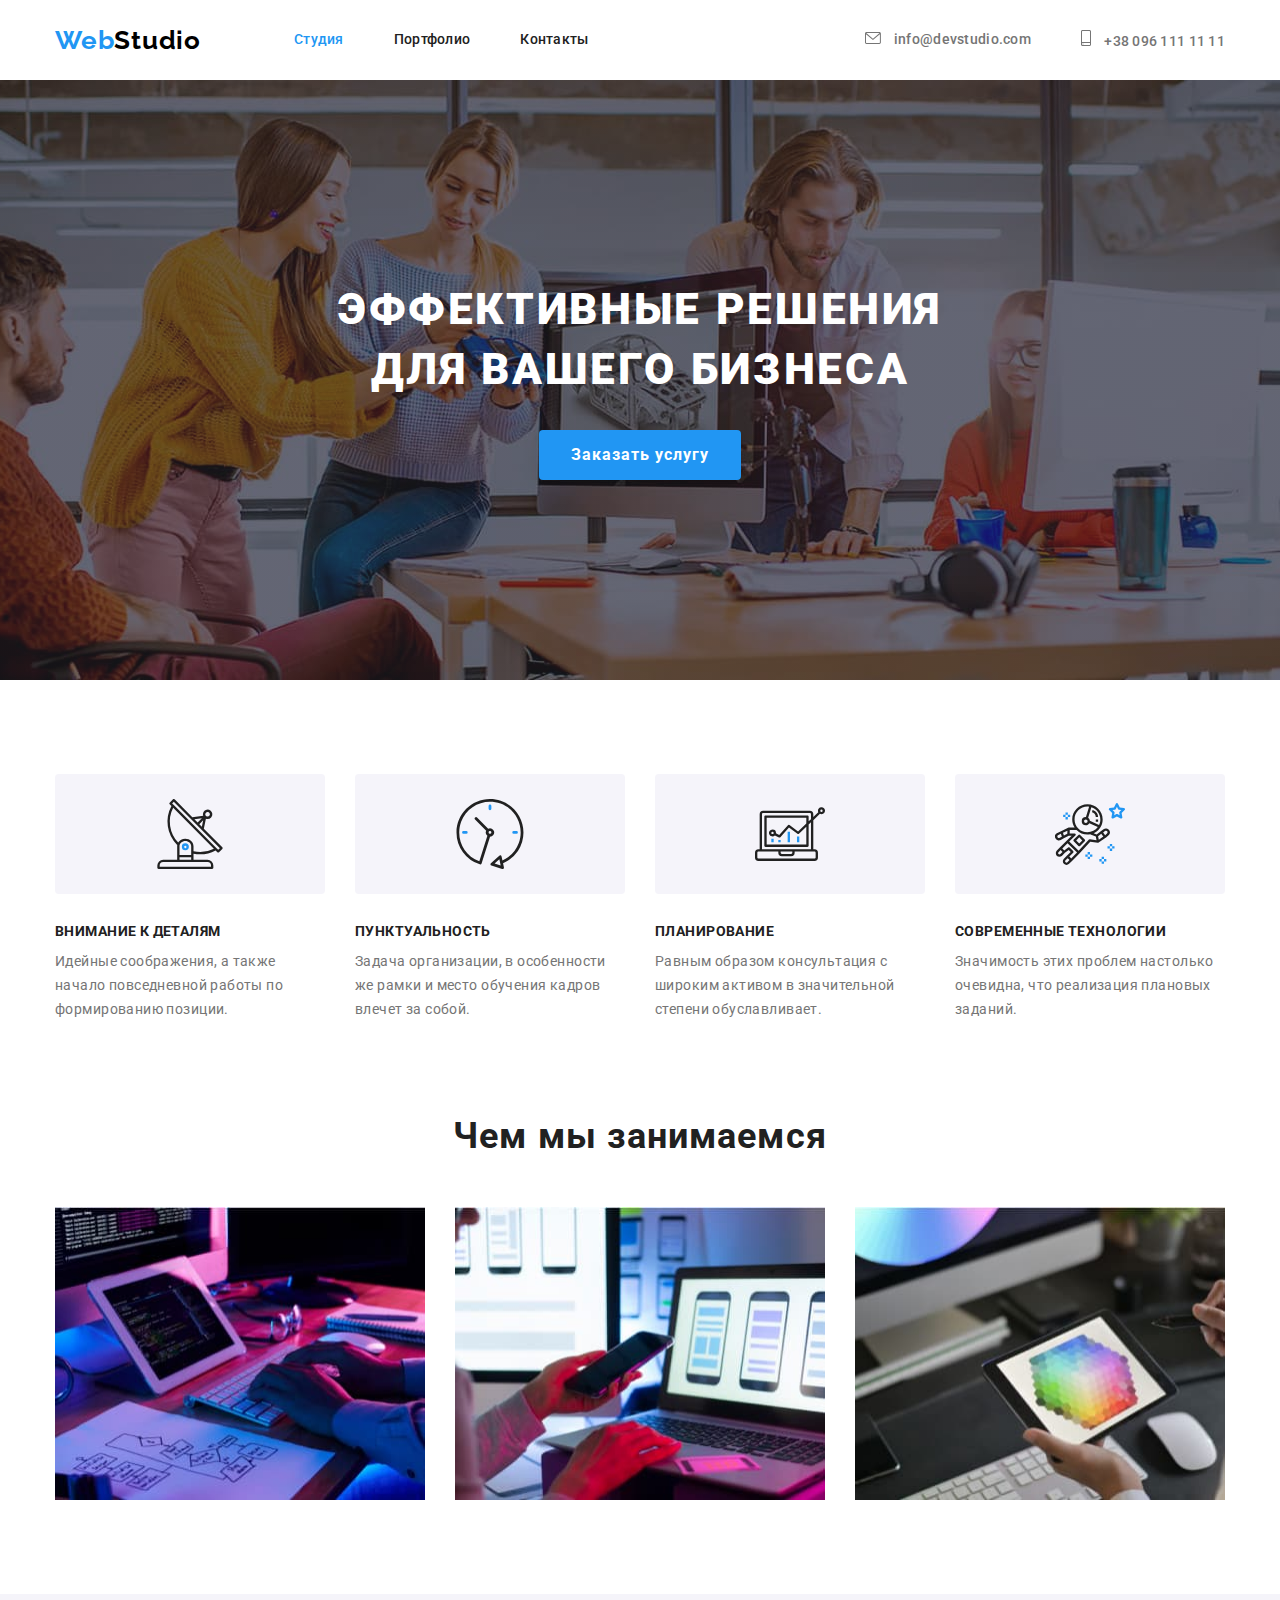
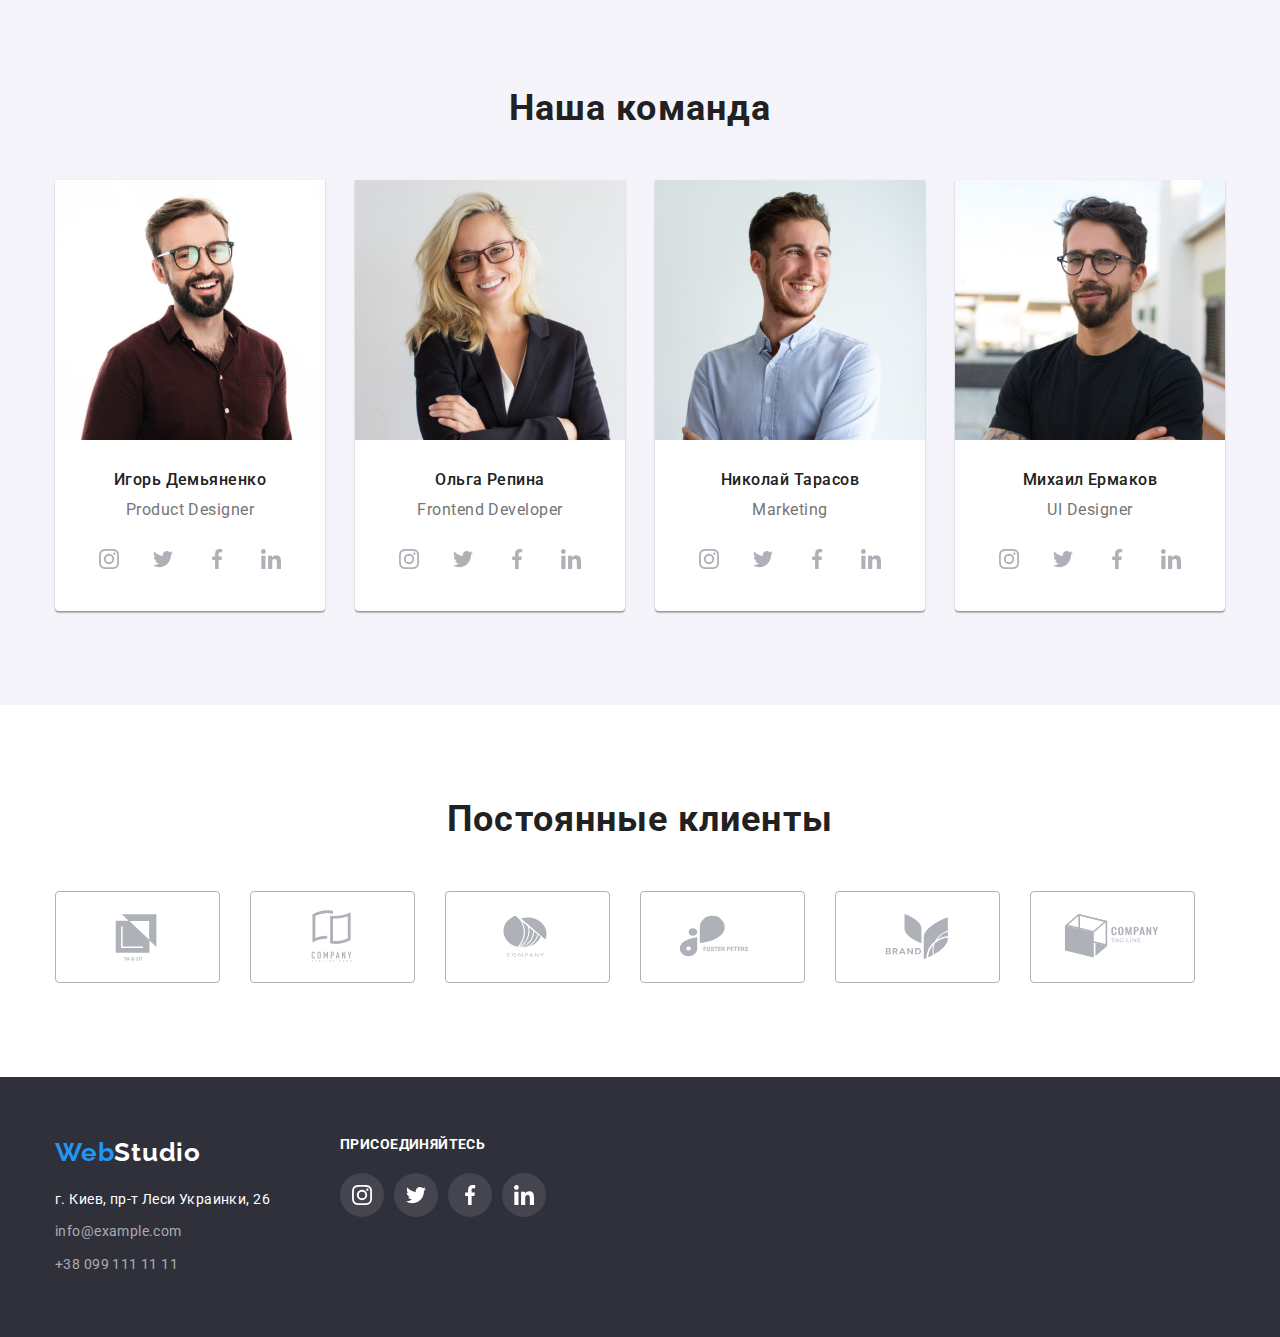
<file: index.html>
<!DOCTYPE html>
<html lang="ru">
<head>
    <meta charset="UTF-8">
    <meta http-equiv="X-UA-Compatible" content="IE=edge">
    <meta name="viewport" content="width=device-width, initial-scale=1.0">
    <title>Главная</title>
    <link rel="preconnect" href="https://fonts.gstatic.com">
    <link href="https://fonts.googleapis.com/css2?family=Raleway:wght@700&family=Roboto:wght@400;500;700;900&display=swap"
        rel="stylesheet">
    <link rel="stylesheet" href="https://cdnjs.cloudflare.com/ajax/libs/modern-normalize/1.0.0/modern-normalize.min.css">
    <link rel="stylesheet" href="css/styles.css">
</head>
<body class="page">

    <!-- Шапка -->

    <header>
        <div class="container main-header">
           <nav class="main-header">
               <a href="index.html" class="logo-header">
                   <span class="web">Web</span>Studio
               </a>

                <ul class="site-nav">
                        <li class="item"><a href="index.html" class="links">Студия</a></li>
                   <li class="item"><a href="portfolio.html" class="link">Портфолио</a></li>
                   <li class="item"><a href="" class="link">Контакты</a></li>
                </ul>
            </nav>
           <ul class="site-contact">
               <li class="item">
                   <a href="info@devstudio.com" class="link"> 
                       <svg class="site-contact-icon" width="16" height="12">
                           <use href='./imges/sprite.svg#icon-envelope'></use>
                        </svg>
                        info@devstudio.com</a>
                </li>
               <li class="item">
                    <a href="+380961111111" class="link">
                    <svg class="site-contact-icon" width="10" height="16">
                        <use href='./imges/sprite.svg#icon-smartphone'></use>
                    </svg>
                    +38 096 111 11 11</a>
                </li>
           </ul>
        </div>
    </header>

    <!-- Герой -->

<main>

    <section class="hero">
        <h1 class="hero-title">Эффективные решения <br/>для вашего бизнеса</h1>
        <button type="button" class="button">Заказать услугу</button>
    </section>
    

    <!-- Особенности -->

    <section class="section-features">
        <div class="container">
            <ul class="features">
                <li class="item">
                    <h3 class="title">Внимание к деталям</h3>
                    <p class="text">Идейные соображения, а также начало повседневной работы по формированию позиции.</p>
                </li>

                <li class="item">
                    <h3 class="title">Пунктуальность</h3>
                    <p class="text">Задача организации, в особенности же рамки и место обучения кадров влечет за собой.</p>
                </li>

                <li class="item">
                    <h3 class="title">Планирование</h3>
                    <p class="text">Равным образом консультация с широким активом в значительной степени обуславливает.</p>
                </li>

                <li class="item">
                    <h3 class="title">Современные технологии</h3>
                    <p class="text">Значимость этих проблем настолько очевидна, что реализация плановых заданий.</p>
                </li>
            </ul>
        </div>
    </section>

    <!-- Чем мы занимаемся -->

    <section class="work">
        <div class="container">
            <h2 class="title">Чем мы занимаемся</h2>
            <ul class="work-imeges">
                <li class="item">
                    <img src="imges/disain1.jpg" alt="дизайн" width="370" height="293">
                </li>
                <li class="item">
                    <img src="imges/disain2.jpg" alt="дизайн" width="370" height="293">
                </li>
                <li class="item">
                    <img src="imges/disain3.jpg" alt="дизайн" width="370" height="293">
                </li>
            </ul>
        </div>
    </section>

    <!-- Наша команда -->

    <section class="ourteam">
        <div class="container">
            <h2 class="comanda-title">Наша команда</h2>
            <ul class="comanda">
                <li class="item">
                    <article class="card">
                        <div class="card-thumb">
                            <img src="imges/Igor-Demyanenko.jpg" alt="Игорь Демьяненко" width="270" height="260">
                        </div>
                        <div class="card-content">
                            <h3 class="title">Игорь Демьяненко</h3>
                            <p class="text" lang="en">Product Designer</p>
                            <ul class="social-list">
                                <li class="social-list-item">
                                    <a href="" class="social-list-link">
                                        <svg class="social-list-icon">
                                            <use href="./imges/sprite.svg#icon-instagram"></use>
                                        </svg>
                                    </a>
                                </li>
                                <li class="social-list-item">
                                    <a href="" class="social-list-link">
                                        <svg class="social-list-icon">
                                            <use href="./imges/sprite.svg#icon-twitter"></use>
                                        </svg>
                                    </a>
                                </li>
                                <li class="social-list-item">
                                    <a href="" class="social-list-link">
                                        <svg class="social-list-icon">
                                            <use href="./imges/sprite.svg#icon-facebook"></use>
                                        </svg>
                                    </a>
                                </li>
                                <li class="social-list-item">
                                    <a href="" class="social-list-link">
                                        <svg class="social-list-icon">
                                            <use href="./imges/sprite.svg#icon-linkedin"></use>
                                        </svg>
                                    </a>
                                </li>
                            </ul>
                        </div>
                    </article>
                </li>
                <li class="item">
                    <article class="card">
                        <div class="card-thumb">
                             <img src="imges/Olga-Repina.jpg" alt="Ольга Репина" width="270" height="260">
                        </div>
                        <div class="card-content">
                            <h3 class="title">Ольга Репина</h3>
                            <p class="text" lang="en">Frontend Developer</p>
                        <ul class="social-list">
                            <li class="social-list-item">
                                <a href="" class="social-list-link">
                                    <svg class="social-list-icon">
                                        <use href="./imges/sprite.svg#icon-instagram"></use>
                                    </svg>
                                </a>
                            </li>
                            <li class="social-list-item">
                                <a href="" class="social-list-link">
                                    <svg class="social-list-icon">
                                        <use href="./imges/sprite.svg#icon-twitter"></use>
                                    </svg>
                                </a>
                            </li>
                            <li class="social-list-item">
                                <a href="" class="social-list-link">
                                    <svg class="social-list-icon">
                                        <use href="./imges/sprite.svg#icon-facebook"></use>
                                    </svg>
                                </a>
                            </li>
                            <li class="social-list-item">
                                <a href="" class="social-list-link">
                                    <svg class="social-list-icon">
                                        <use href="./imges/sprite.svg#icon-linkedin"></use>
                                    </svg>
                                </a>
                            </li>
                        </ul>
                        </div>
                    </article>
                </li>
                <li class="item">
                    <article class="card">
                        <div class="card-thumb">
                             <img src="imges/Nikolai-Tarasov.jpg" alt="Николай Тарасов" width="270" height="260">
                        </div>
                        <div class="card-content">
                            <h3 class="title">Николай Тарасов</h3>
                            <p class="text" lang="en">Marketing</p>
                            <ul class="social-list">
                                <li class="social-list-item">
                                    <a href="" class="social-list-link">
                                        <svg class="social-list-icon">
                                            <use href="./imges/sprite.svg#icon-instagram"></use>
                                        </svg>
                                    </a>
                                </li>
                                <li class="social-list-item">
                                    <a href="" class="social-list-link">
                                        <svg class="social-list-icon">
                                            <use href="./imges/sprite.svg#icon-twitter"></use>
                                        </svg>
                                    </a>
                                </li>
                                <li class="social-list-item">
                                    <a href="" class="social-list-link">
                                        <svg class="social-list-icon">
                                            <use href="./imges/sprite.svg#icon-facebook"></use>
                                        </svg>
                                    </a>
                                </li>
                                <li class="social-list-item">
                                    <a href="" class="social-list-link">
                                        <svg class="social-list-icon">
                                            <use href="./imges/sprite.svg#icon-linkedin"></use>
                                        </svg>
                                    </a>
                                </li>
                            </ul>
                        </div>
                    </article>
                </li>
                <li class="item">
                    <article class="card">
                        <div class="card-thumb">  
                            <img src="imges/Mihail-Ermakov.jpg" alt="Михаил Ермаков" width="270" height="260">
                        </div>
                        <div class="card-content">
                            <h3 class="title">Михаил Ермаков</h3>
                            <p class="text" lang="en">UI Designer</p>
                            <ul class="social-list">
                                <li class="social-list-item">
                                    <a href="" class="social-list-link">
                                        <svg class="social-list-icon">
                                            <use href="./imges/sprite.svg#icon-instagram"></use>
                                        </svg>
                                    </a>
                                </li>
                                <li class="social-list-item">
                                    <a href="" class="social-list-link">
                                        <svg class="social-list-icon">
                                            <use href="./imges/sprite.svg#icon-twitter"></use>
                                        </svg>
                                    </a>
                                </li>
                                <li class="social-list-item">
                                    <a href="" class="social-list-link">
                                        <svg class="social-list-icon">
                                            <use href="./imges/sprite.svg#icon-facebook"></use>
                                        </svg>
                                    </a>
                                </li>
                                <li class="social-list-item">
                                    <a href="" class="social-list-link">
                                        <svg class="social-list-icon">
                                            <use href="./imges/sprite.svg#icon-linkedin"></use>
                                        </svg>
                                    </a>
                                </li>
                            </ul>
                        </div>
                    </article>
                </li>
            </ul>
        </div>
    </section>

<!-- Постоянные клиенты -->

    <section class="regular-customers">
        <div class="container">
            <h2 class="comanda-title">Постоянные клиенты</h2>
            <ul class="regular-customers-block">
                <li class="item">
                    <a class="link" href="">
                        <svg class="regular-customers-block-icon" width="106" height="60">
                            <use href='./imges/sprite.svg#icon-Logo1'></use>
                        </svg>
                    </a>
                </li>
                <li class="item">
                    <a class="link" href="">
                        <svg class="regular-customers-block-icon" width="106" height="60">
                            <use href='./imges/sprite.svg#icon-Logo2'></use>
                        </svg>
                    </a>
                </li>
                <li class="item">
                    <a class="link" href="">
                        <svg class="regular-customers-block-icon" width="106" height="60">
                            <use href='./imges/sprite.svg#icon-Logo3'></use>
                        </svg>
                    </a>
                </li>
                <li class="item">
                    <a class="link" href="">
                        <svg class="regular-customers-block-icon" width="106" height="60">
                            <use href='./imges/sprite.svg#icon-Logo4'></use>
                        </svg>
                    </a>
                </li>
                <li class="item">
                    <a class="link" href="">
                        <svg class="regular-customers-block-icon" width="106" height="60">
                            <use href='./imges/sprite.svg#icon-Logo5'></use>
                        </svg>
                    </a>
                </li>
                <li class="item">
                    <a class="link" href="">
                        <svg class="regular-customers-block-icon" width="106" height="60">
                            <use href='./imges/sprite.svg#icon-Logo6'></use>
                        </svg>
                    </a>
                </li>
            </ul>
        </div>
    </section>
</main>

    <!-- Подвал -->

    <footer class="footer">
        <div class="container footer-container">
            <div>
                <a href="index.html" class="logo-footer">
                    <span class="web">Web</span>Studio
                </a>
                <address class="address">
                        г. Киев, пр-т Леси Украинки, 26
                </address>
                <address class="footer-contact">
                        <a href="info@example.com" class="contact email">info@example.com</a>
                        <a href="+380991111111" class="contact">+38 099 111 11 11</a>
                </address> 
            </div>
            <div class="footer-social">
                <h2 class="footer-title">Присоединяйтесь</h2> 
                 <ul class="footer-social-list">
                    <li class="footer-social-list-item">
                        <a href="" class="footer-social-list-link">
                            <svg class="footer-social-list-icon">
                                <use href="./imges/sprite.svg#icon-instagram"></use>
                            </svg>
                        </a>
                    </li>
                    <li class="footer-social-list-item">
                        <a href="" class="footer-social-list-link">
                            <svg class="footer-social-list-icon">
                                <use href="./imges/sprite.svg#icon-twitter"></use>
                            </svg>
                        </a>
                    </li>
                    <li class="footer-social-list-item">
                        <a href="" class="footer-social-list-link">
                            <svg class="footer-social-list-icon">
                                <use href="./imges/sprite.svg#icon-facebook"></use>
                            </svg>
                        </a>
                    </li>
                    <li class="footer-social-list-item">
                        <a href="" class="footer-social-list-link">
                            <svg class="footer-social-list-icon">
                                <use href="./imges/sprite.svg#icon-linkedin"></use>
                            </svg>
                        </a>
                    </li>
                </ul>
            </div>
        </div>
        
    </footer>

</body>
</html>
</file>
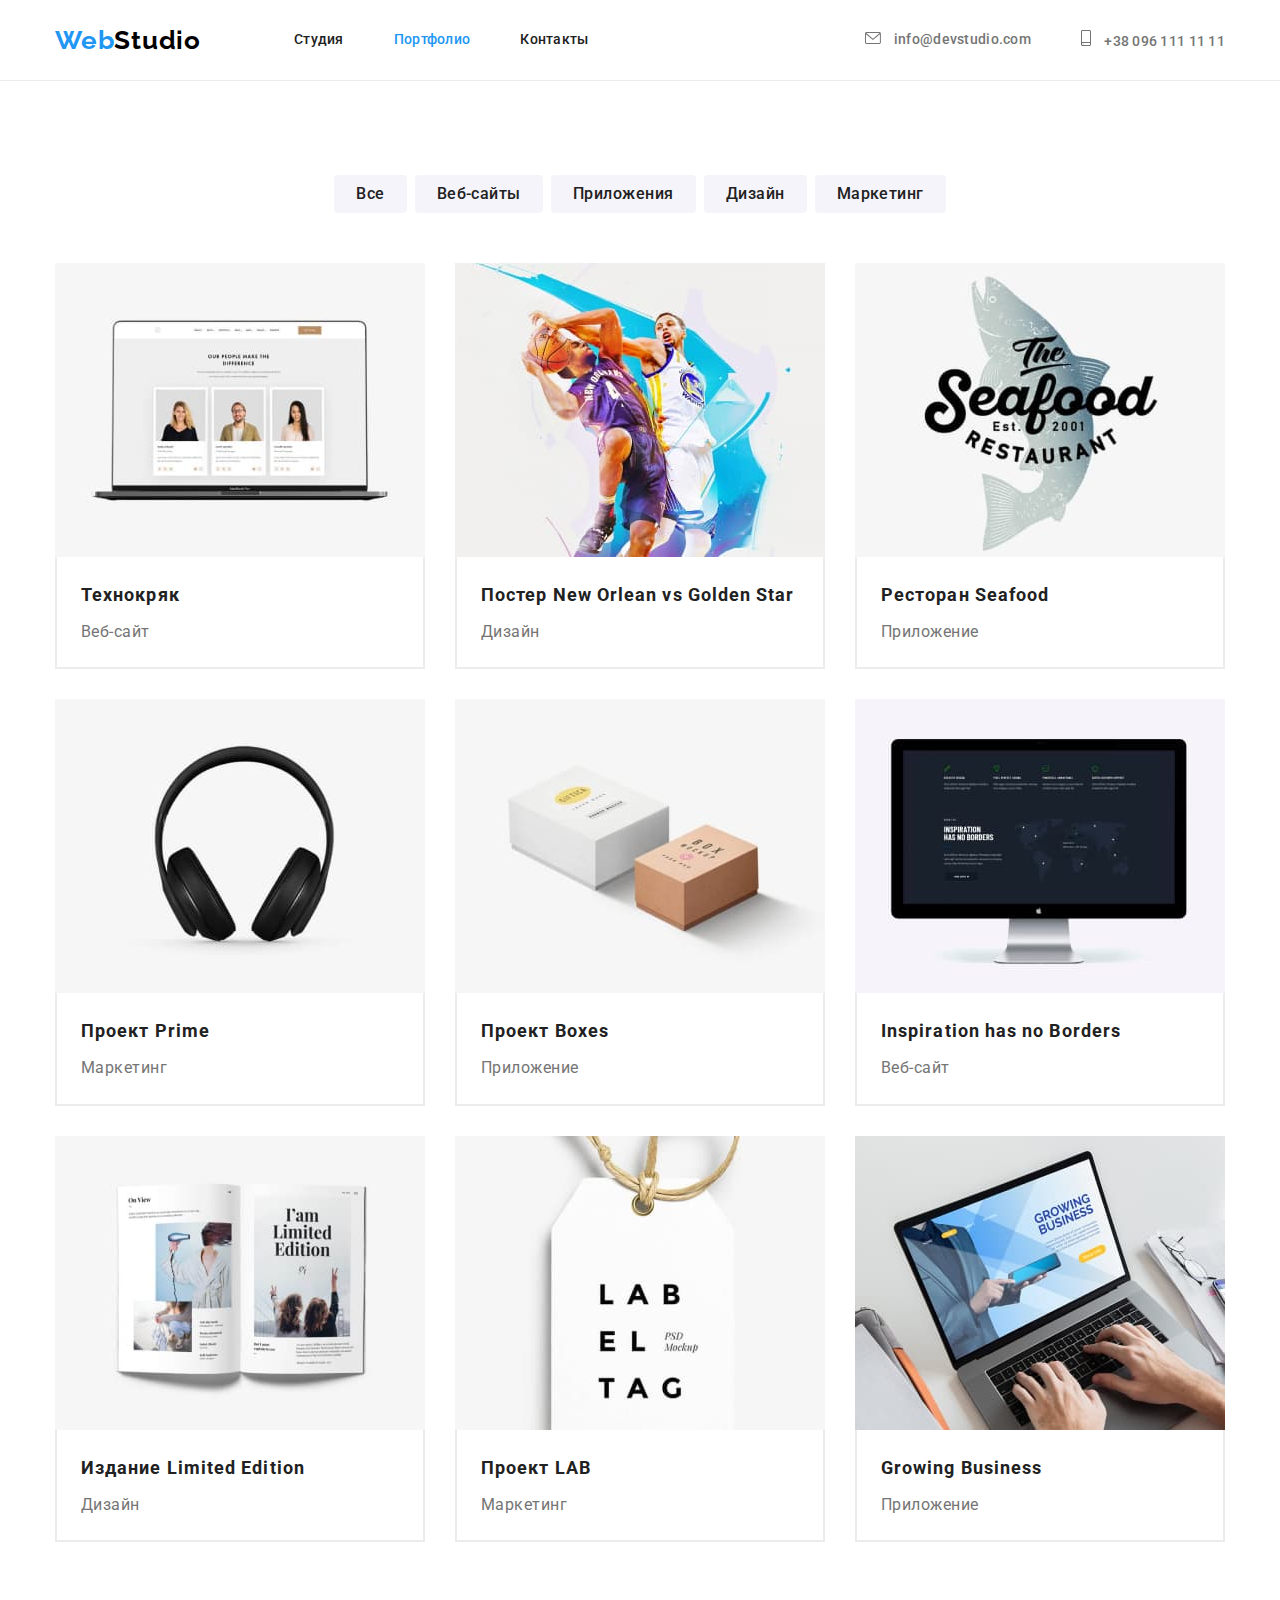
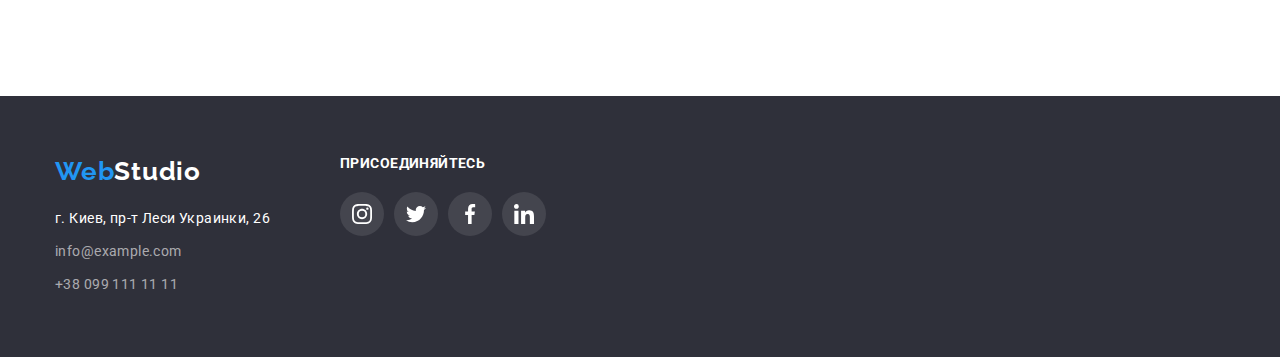
<file: portfolio.html>
<!DOCTYPE html>
<html lang="ru">

<head>
    <meta charset="UTF-8">
    <meta http-equiv="X-UA-Compatible" content="IE=edge">
    <meta name="viewport" content="width=device-width, initial-scale=1.0">
    <title>Портфолио</title>
    <link rel="preconnect" href="https://fonts.gstatic.com">
    <link
        href="https://fonts.googleapis.com/css2?family=Raleway:wght@700&family=Roboto:wght@400;500;700;900&display=swap"
        rel="stylesheet">
    <link rel="stylesheet" href="https://cdnjs.cloudflare.com/ajax/libs/modern-normalize/1.0.0/modern-normalize.min.css">
    <link rel="stylesheet" href="css/styles.css">
</head>

<body class="page">

    <!-- Шапка -->

    <header class="line-header">
        <div class="container main-header">
            <nav class="main-header">
                <a href="index.html" class="logo-header">
                    <span class="web">Web</span>Studio
                </a>

                <ul class="site-nav">
                    <li class="item"><a href="index.html" class="link">Студия</a></li>
                    <li class="item"><a href="portfolio.html" class="links">Портфолио</a></li>
                    <li class="item"><a href="" class="link">Контакты</a></li>
                </ul>
            </nav>
            <ul class="site-contact">
                <li class="item">
                    <a href="info@devstudio.com" class="link">
                        <svg class="site-contact-icon" width="16" height="12">
                            <use href='./imges/sprite.svg#icon-envelope'></use>
                        </svg>
                        info@devstudio.com</a>
                </li>
                <li class="item">
                    <a href="+380961111111" class="link">
                        <svg class="site-contact-icon" width="10" height="16">
                            <use href='./imges/sprite.svg#icon-smartphone'></use>
                        </svg>
                        +38 096 111 11 11</a>
                </li>
            </ul>
        </div>
    </header>
    
 <main>

    <!-- Фильтры -->

    <section class="portfolio">
        <div class="container">
            <ul class="filtrs">
                <li class="item"><button type="button" class="button-filtr">Все</button></li>
                <li class="item"><button type="button" class="button-filtr">Веб-сайты</button></li>
                <li class="item"><button type="button" class="button-filtr">Приложения</button></li>
                <li class="item"><button type="button" class="button-filtr">Дизайн</button></li>
                <li class="item"><button type="button" class="button-filtr">Маркетинг</button></li>
            </ul>

            <!-- Проекты -->

        
            <ul class="project">
                <li class="item">
                        <article class="card-portfolio">
                            <div class="portfolio-thumb">
                                <img src="imges/portfolio1.jpg" alt="Веб-сайт" width="370" height="294">
                            </div>
                            <div class="portfolio-content">
                                <h2 class="title">Технокряк</h2>
                                <p class="text">Веб-сайт</p>
                            </div>
                        </article>
                </li>
                <li class="item">
                    <article class="card-portfolio">
                        <div class="portfolio-thumb">
                            <img src="imges/portfolio2.jpg" alt="Дизайн" width="370" height="294">
                        </div>
                        <div class="portfolio-content">
                            <h2 class="title">Постер New Orlean vs Golden Star</h2>
                            <p class="text">Дизайн</p>
                        </div>
                    </article>
                </li>
                <li class="item">
                    <article class="card-portfolio">
                        <div class="portfolio-thumb">
                            <img src="imges/portfolio3.jpg" alt="Приложение" width="370" height="294">
                        </div>
                        <div class="portfolio-content">
                            <h2 class="title">Ресторан Seafood</h2>
                            <p class="text">Приложение</p>
                        </div>
                    </article>
                </li>
                <li class="item">
                    <article class="card-portfolio">
                        <div class="portfolio-thumb">
                            <img src="imges/portfolio4.jpg" alt="Маркетинг" width="370" height="294">
                        </div>
                        <div class="portfolio-content">
                            <h2 class="title">Проект Prime</h2>
                            <p class="text">Маркетинг</p>
                        </div>
                    </article>
                </li>
                <li class="item">
                    <article class="card-portfolio">
                        <div class="portfolio-thumb">
                            <img src="imges/portfolio5.jpg" alt="Приложение" width="370" height="294">
                        </div>
                        <div class="portfolio-content">
                            <h2 class="title">Проект Boxes</h2>
                            <p class="text">Приложение</p>
                        </div>
                    </article>
                </li>
                <li class="item">
                    <article class="card-portfolio">
                        <div class="portfolio-thumb">
                            <img src="imges/portfolio6.jpg" alt="Веб-сайт" width="370" height="294">
                        </div>
                        <div class="portfolio-content">
                            <h2 class="title">Inspiration has no Borders</h2>
                            <p class="text">Веб-сайт</p>
                        </div>
                    </article>
                </li>
                <li class="item">
                    <article class="card-portfolio">
                        <div class="portfolio-thumb">
                            <img src="imges/portfolio7.jpg" alt="Дизайн" width="370" height="294">
                        </div>
                        <div class="portfolio-content">
                            <h2 class="title">Издание Limited Edition</h2>
                            <p class="text">Дизайн</p>
                        </div>
                    </article>
                </li>
                <li class="item">
                    <article class="card-portfolio">
                        <div class="portfolio-thumb">
                            <img src="imges/portfolio8.jpg" alt="Маркетинг" width="370" height="294">
                        </div>
                        <div class="portfolio-content">
                            <h2 class="title">Проект LAB</h2>
                            <p class="text">Маркетинг</p>
                        </div>
                    </article>
                </li>
                <li class="item">
                    <article class="card-portfolio">
                        <div class="portfolio-thumb">
                            <img src="imges/portfolio9.jpg" alt="Приложение" width="370" height="294">
                        </div>
                        <div class="portfolio-content">
                            <h2 class="title">Growing Business</h2>
                            <p class="text">Приложение</p>
                        </div>
                    </article>
                </li>
            </ul>
        </div>
    </section>
 </main>   

    <!-- Подвал -->

    <footer class="footer">
        <div class="container footer-container">
            <div>
                <a href="index.html" class="logo-footer">
                    <span class="web">Web</span>Studio
                </a>
                <address class="address">
                    г. Киев, пр-т Леси Украинки, 26
                </address>
                <address class="footer-contact">
                    <a href="info@example.com" class="contact email">info@example.com</a>
                    <a href="+380991111111" class="contact">+38 099 111 11 11</a>
                </address>
            </div>
            <div class="footer-social">
                <h2 class="footer-title">Присоединяйтесь</h2>
                <ul class="footer-social-list">
                    <li class="footer-social-list-item">
                        <a href="" class="footer-social-list-link">
                            <svg class="footer-social-list-icon">
                                <use href="./imges/sprite.svg#icon-instagram"></use>
                            </svg>
                        </a>
                    </li>
                    <li class="footer-social-list-item">
                        <a href="" class="footer-social-list-link">
                            <svg class="footer-social-list-icon">
                                <use href="./imges/sprite.svg#icon-twitter"></use>
                            </svg>
                        </a>
                    </li>
                    <li class="footer-social-list-item">
                        <a href="" class="footer-social-list-link">
                            <svg class="footer-social-list-icon">
                                <use href="./imges/sprite.svg#icon-facebook"></use>
                            </svg>
                        </a>
                    </li>
                    <li class="footer-social-list-item">
                        <a href="" class="footer-social-list-link">
                            <svg class="footer-social-list-icon">
                                <use href="./imges/sprite.svg#icon-linkedin"></use>
                            </svg>
                        </a>
                    </li>
                </ul>
            </div>
        </div>
    
    </footer>

</body>
</html>
</file>
<file: css/styles.css>
/* Шрифты 
Roboto 500, 900, 700, 400, Raleway 700*/

/* Ширина сетки 1170 */

.page {
  background-color: #ffffff;
  color: #212121;
  font-family: Roboto, sans-serif;
}

ul {
  list-style: none;
}

.container {
  margin-left: auto;
  margin-right: auto;
  padding-left: 15px;
  padding-right: 15px;
  width: 1200px;
}

img {
  display: block;
  max-width: 100%;
}

h1,
h2,
h3,
h4,
h5,
h6,
p {
  margin-top: 0;
  margin-bottom: 0;
}

ul,
ol {
  margin-top: 0;
  margin-bottom: 0;
  padding-left: 0;
}

/* Шапка */

.main-header {
  display: flex;
  align-items: center;
}

.line-header {
  border-bottom: 1px solid #ececec;
}

.logo-header {
  color: #000000;
  text-decoration: none;
  font-family: Raleway;
  font-style: normal;
  font-weight: 700;
  font-size: 26px;
  line-height: 1.19;
  letter-spacing: 0.03em;
}

.web {
  color: #2196f3;
}

.site-nav {
  padding: 0;
  margin-left: 93px;
  margin-top: 0;
  margin-bottom: 0;
  display: flex;
}

.site-nav .item {
  margin-right: 50px;
}

.site-nav .item:last-child {
  margin-right: 0;
}

.site-contact {
  display: flex;
  padding: 0;
  margin-left: auto;
}

.site-nav .link {
  text-decoration: none;
  color: #212121;
  font-weight: 500;
  font-size: 14px;
  line-height: 1.14;
  letter-spacing: 0.02em;
  display: block;
  padding-top: 32px;
  padding-bottom: 32px;
}

.site-nav .links {
  text-decoration: none;
  color: #2196f3;
  font-weight: 500;
  font-size: 14px;
  line-height: 1.14;
  letter-spacing: 0.02em;
  display: block;
  padding-top: 32px;
  padding-bottom: 32px;
}

.site-contact .link {
  color: #757575;
  text-decoration: none;
  font-weight: 500;
  font-size: 14px;
  line-height: 1.14;
  letter-spacing: 0.02em;
}

.site-contact-icon {
  fill: currentColor;
  margin-right: 10px;
}

.site-contact .item + .item {
  margin-left: 50px;
}

.site-nav .link:hover,
.site-nav .link:focus {
  color: #2196f3;
}

.site-contact .link:hover,
.site-contact .link:focus {
  color: #2196f3;
}

.site-contact .link:hover .site-contact-icon,
.site-contact .link:focus .site-contact-icon {
  fill: #2196f3;
  color: #2196f3;
}

/* Герой */

.hero {
  background-color: #c4c4c4;
  text-align: center;
  padding-top: 200px;
  padding-bottom: 200px;
  max-width: 1600px;
  height: 600px;
  margin-left: auto;
  margin-right: auto;
  background-image: linear-gradient(to right, rgba(47, 48, 58, 0.4), rgba(47, 48, 58, 0.4)),
    url(../imges/header-fon.jpg);
  background-size: cover;
  background-position: center;
  background-repeat: no-repeat;
}

.hero-title {
  color: #ffffff;
  font-weight: 900;
  font-size: 44px;
  line-height: 1.36;

  letter-spacing: 0.06em;
  text-transform: uppercase;
  margin-top: 0;
  margin-bottom: 30px;
}

.button {
  font-family: inherit;
}

.button {
  color: #ffffff;
  background-color: #2196f3;
  font-weight: 700;
  font-size: 16px;
  line-height: 1.87;
  align-items: center;
  text-align: center;
  letter-spacing: 0.06em;
  padding: 10px 32px 10px 32px;
  background: #2196f3;
  box-shadow: 0px 4px 4px rgba(0, 0, 0, 0.15);
  border-radius: 4px;
  border: 0;
  cursor: pointer;
}

.button:hover,
.button:focus {
  background-color: #188ce8;
}

/* Особенности */

.section-features {
  padding-top: 94px;
  padding-bottom: 94px;
}

.features {
  margin-top: 0;
  margin-bottom: 0;
  padding-left: 0;
  display: flex;
}

.features .item {
  flex-basis: calc(100% / 4);
  margin-right: 30px;
}

.features .item::before {
  content: '';
  height: 120px;
  display: block;
  background-color: #f5f4fa;
  border-radius: 4px;
  background-repeat: no-repeat;
  background-position: center;
  margin-bottom: 30px;
}

.features .item:nth-child(1)::before {
  background-image: url(../imges/antenna.svg);
}

.features .item:nth-child(2)::before {
  background-image: url(../imges/clock.svg);
}

.features .item:nth-child(3)::before {
  background-image: url(../imges/diagram.svg);
}

.features .item:nth-child(4)::before {
  background-image: url(../imges/astronaut.svg);
}

.features .item:last-child {
  margin-right: 0;
}

.features .title {
  font-weight: 700;
  font-size: 14px;
  line-height: 1.14;
  letter-spacing: 0.03em;
  text-transform: uppercase;
  margin-top: 0;
  margin-bottom: 10px;
}

.features .text {
  color: #757575;
  font-weight: 400;
  font-size: 14px;
  line-height: 1.71;
  letter-spacing: 0.03em;
  margin-top: 0;
  margin-bottom: 0;
}

/* Чем мы занимаемся */

.work {
  padding-bottom: 94px;
}

.work .title {
  font-weight: 700;
  font-size: 36px;
  line-height: 1.16;
  text-align: center;
  letter-spacing: 0.03em;
  margin-top: 0;
  margin-bottom: 50px;
}

.work ul {
  margin-top: 0;
  margin-bottom: 0;
  padding-left: 0;
}

.work-imeges {
  display: flex;
}

.work-imeges .item {
  margin-right: 30px;
}

.work-imeges .item:last-child {
  margin-right: 0;
}

/* Наша команда */

.comanda .item:not(:last-child) {
  margin-right: 30px;
}

.ourteam {
  background-color: #f5f4fa;
  padding-top: 94px;
  padding-bottom: 94px;
}

.comanda {
  margin-top: 0;
  margin-bottom: 0;
  padding-left: 0;
  display: flex;
  /* justify-content: center; */
}

.card-thumb {
  padding-bottom: 30px;
}

.comanda-title {
  font-weight: 700;
  font-size: 36px;
  line-height: 1.16;
  letter-spacing: 0.03em;
  text-align: center;
  margin-top: 0;
  margin-bottom: 50px;
}

.comanda .title {
  font-weight: 500;
  font-size: 16px;
  line-height: 1.19;
  letter-spacing: 0.03em;
  margin-bottom: 10px;
  margin-top: 0;
  text-align: center;
}

.comanda .text {
  color: #757575;
  font-weight: 400;
  font-size: 16px;
  line-height: 1.35;
  letter-spacing: 0.03em;
  margin-top: 0;
  margin-bottom: 0;
  text-align: center;
}

.card-content {
  padding-bottom: 30px;
}

.card {
  background: #ffffff;
  box-shadow: 0px 1px 3px rgba(0, 0, 0, 0.12), 0px 1px 1px rgba(0, 0, 0, 0.14),
    0px 2px 1px rgba(0, 0, 0, 0.2);
  border-radius: 0px 0px 4px 4px;
  overflow: hidden;
}

.social-list {
  display: flex;
  justify-content: space-between;
  margin-top: 16px;
  margin-bottom: 0;
  margin-left: 32px;
  padding-left: 0;
  width: 206px;
}

.social-list-link {
  display: flex;
  justify-content: center;
  align-items: center;
  width: 44px;
  height: 44px;
  border-radius: 50%;
  background-color: #ffffff;
}

.social-list-icon {
  width: 20px;
  height: 20px;
  fill: #afb1b8;
}

.social-list-link:hover,
.social-list-link:focus {
  background-color: #2196f3;
}

.social-list-link:hover .social-list-icon,
.social-list-link:focus .social-list-icon {
  fill: #ffffff;
}

/* Постоянные клиенты */

.regular-customers {
  padding-top: 94px;
  padding-bottom: 94px;
}

.regular-customers-block {
  display: flex;
  margin-top: 0;
  margin-bottom: 0;
  padding-left: 0;
}

.regular-customers-block .item {
  flex-basis: calc(100% / 6 - 30px);
}

.regular-customers-block .link {
  display: flex;
  justify-content: center;
  align-items: center;
  width: 100%;
  height: 92px;
  border: 1px solid #afb1b8;
  border-radius: 4px;
}

.regular-customers-block .item:not(:last-child) {
  margin-right: 30px;
}

.regular-customers-block-icon {
  fill: #afb1b8;
}

.regular-customers-block .link:hover .regular-customers-block-icon,
.regular-customers-block .link:focus .regular-customers-block-icon {
  fill: #2196f3;
}

.regular-customers-block .link:hover,
.regular-customers-block .link:focus {
  border-color: #2196f3;
}

/* Подвал */

.footer {
  background-color: #2f303a;
  padding-top: 60px;
  padding-bottom: 60px;
}

.logo-footer {
  color: #ffffff;
  text-decoration: none;
  font-family: Raleway;
  font-weight: 700;
  font-size: 26px;
  line-height: 1.19;
  letter-spacing: 0.03em;
}

.address {
  color: #ffffff;
  font-style: normal;
  font-weight: 400;
  font-size: 14px;
  line-height: 1.71;
  letter-spacing: 0.03em;
  margin-top: 20px;
  margin-bottom: 9px;
}

.footer-contact .contact {
  font-style: normal;
  font-weight: 400;
  font-size: 14px;
  line-height: 1.71;
  letter-spacing: 0.03em;
  color: rgba(255, 255, 255, 0.6);
  text-decoration: none;
  display: block;
}

.email {
  margin-bottom: 9px;
}

.footer-container {
  display: flex;
}

.footer-social {
  margin-left: 70px;
  width: 206px;
}

.footer-title {
  font-family: Roboto;
  font-style: normal;
  font-weight: 700;
  font-size: 14px;
  line-height: 1.14;
  letter-spacing: 0.03em;
  text-transform: uppercase;
  margin-bottom: 20px;

  color: #ffffff;
}

.footer-social-list {
  display: flex;
  justify-content: space-between;
  margin-top: 0;
  margin-bottom: 0;
  padding-left: 0;
}

.footer-social-list-link {
  display: flex;
  justify-content: center;
  align-items: center;
  width: 44px;
  height: 44px;
  border-radius: 50%;
  background-color: rgba(255, 255, 255, 0.1);
}

.footer-social-list-icon {
  width: 20px;
  height: 20px;
  fill: #ffffff;
}

.footer-social-list-link:hover,
.footer-social-list-link:focus {
  background-color: #2196f3;
}

/* Портфолио */

.card-portfolio:hover,
.card-portfolio:focus {
  box-shadow: 0px 1px 1px rgba(0, 0, 0, 0.12), 0px 4px 4px rgba(0, 0, 0, 0.06),
    1px 4px 6px rgba(0, 0, 0, 0.16);
  cursor: pointer;
}

.portfolio {
  padding-top: 94px;
  padding-bottom: 94px;
}

.filtrs {
  margin-top: 0;
  margin-bottom: 50px;
  padding-left: 0;
  display: flex;
  align-items: center;
  justify-content: center;
}

.filtrs .item:not(:last-child) {
  margin-right: 8px;
}

.project {
  margin-top: 0;
  margin-bottom: 0;
  padding-left: 0;
  display: flex;
  flex-wrap: wrap;
  margin-bottom: 30px;
  margin-right: -30px;
}

.project .item {
  flex-basis: calc(100% / 3 - 30px);
  margin-right: 30px;
  margin-bottom: 30px;
}

.project .title {
  margin-top: 0;
  margin-bottom: 4px;
  letter-spacing: 0.06em;
  font-style: normal;
  font-weight: 700;
  font-size: 18px;
  line-height: 2;
}

.project .text {
  color: #757575;
  margin-top: 0;
  margin-bottom: 0;
  letter-spacing: 0.03em;
  font-style: normal;
  font-weight: 400;
  font-size: 16px;
  line-height: 1.9;
}

.portfolio-content {
  padding-top: 20px;
  padding-right: 24px;
  padding-bottom: 20px;
  padding-left: 24px;

  box-sizing: border-box;
  border: 2px solid #ececec;
  border-top: none;
}

.button-filtr {
  font-family: Roboto;
  font-style: normal;
  font-weight: 500;
  font-size: 16px;
  line-height: 1.62;
  text-align: center;
  letter-spacing: 0.03em;
  background: #f5f4fa;
  border-radius: 4px;
  border: 0;
  padding: 6px 22px 6px 22px;
  color: #212121;
  cursor: pointer;
}

.button-filtr:hover,
.button-filtr:focus {
  color: #ffffff;
  background-color: #2196f3;
  box-shadow: 0px 3px 1px rgba(0, 0, 0, 0.1), 0px 1px 2px rgba(0, 0, 0, 0.08),
    0px 2px 2px rgba(0, 0, 0, 0.12);
  border-radius: 4px;
}
</file>
